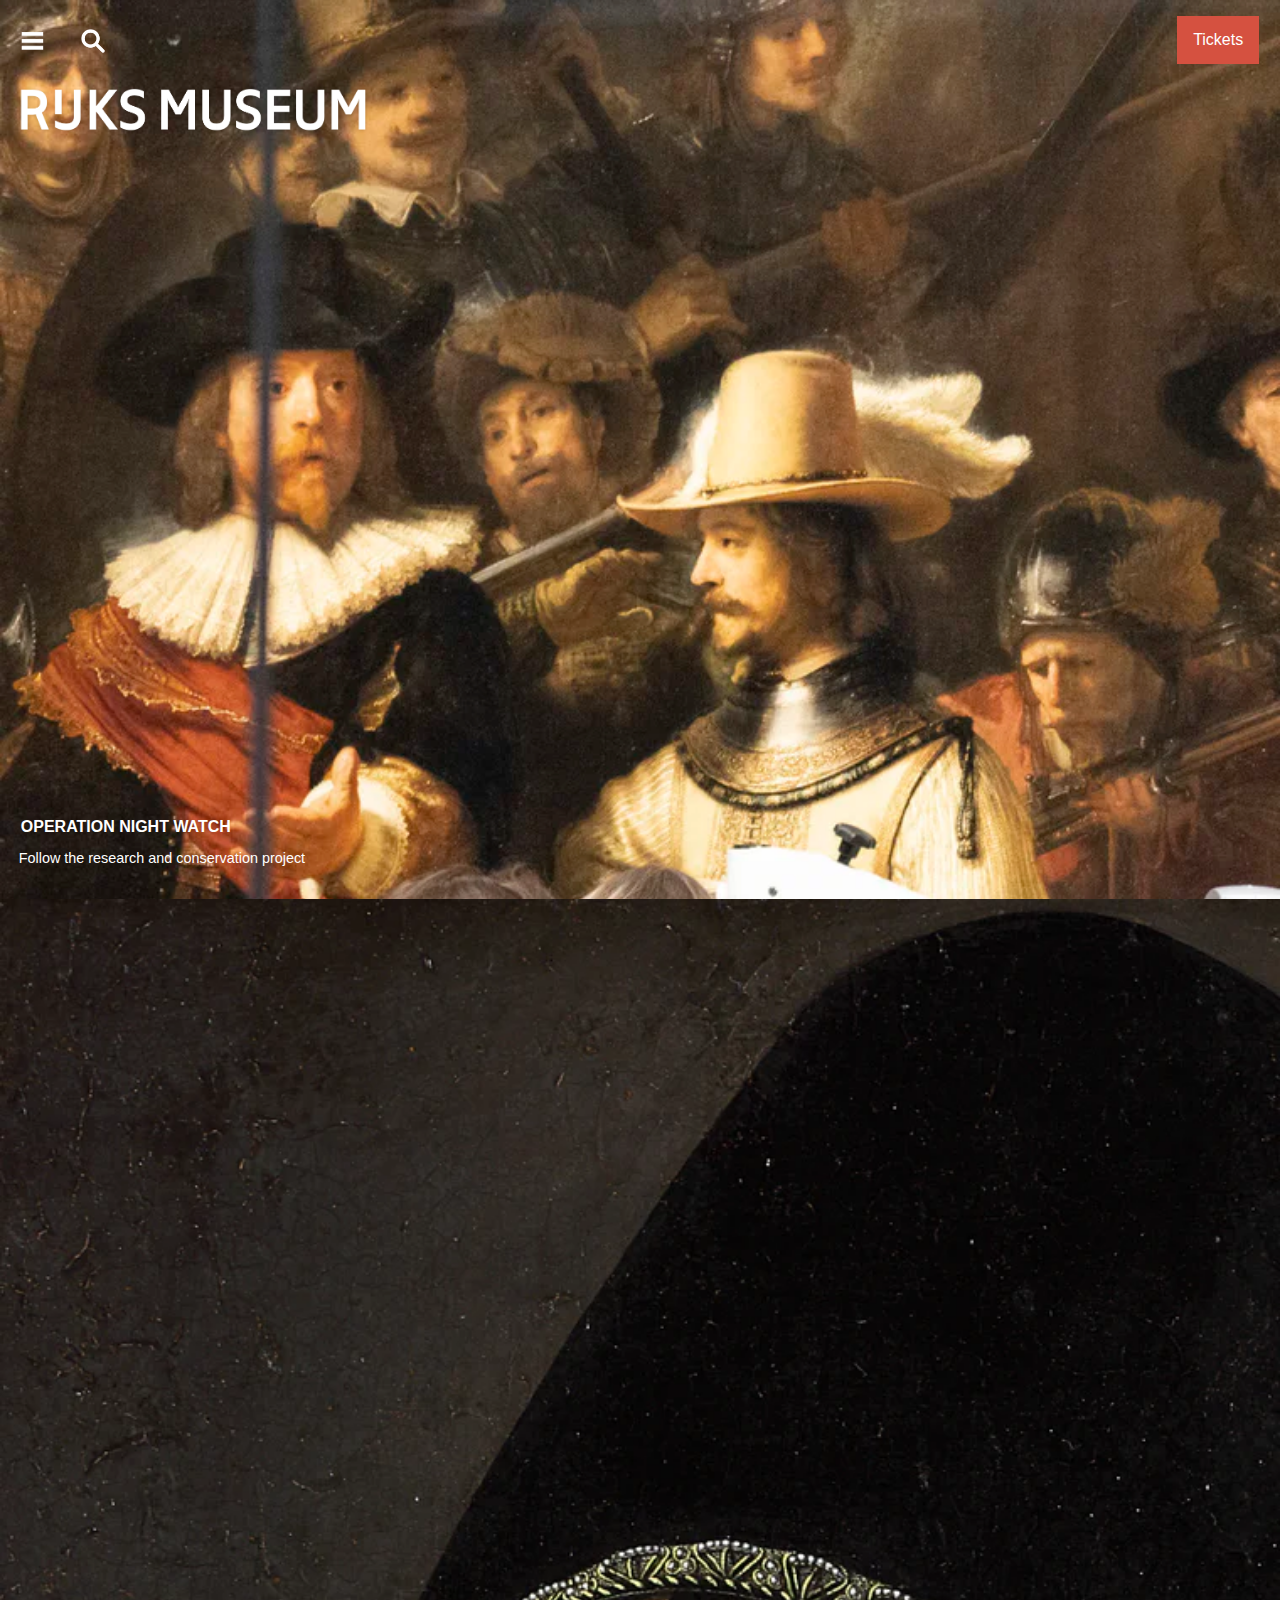
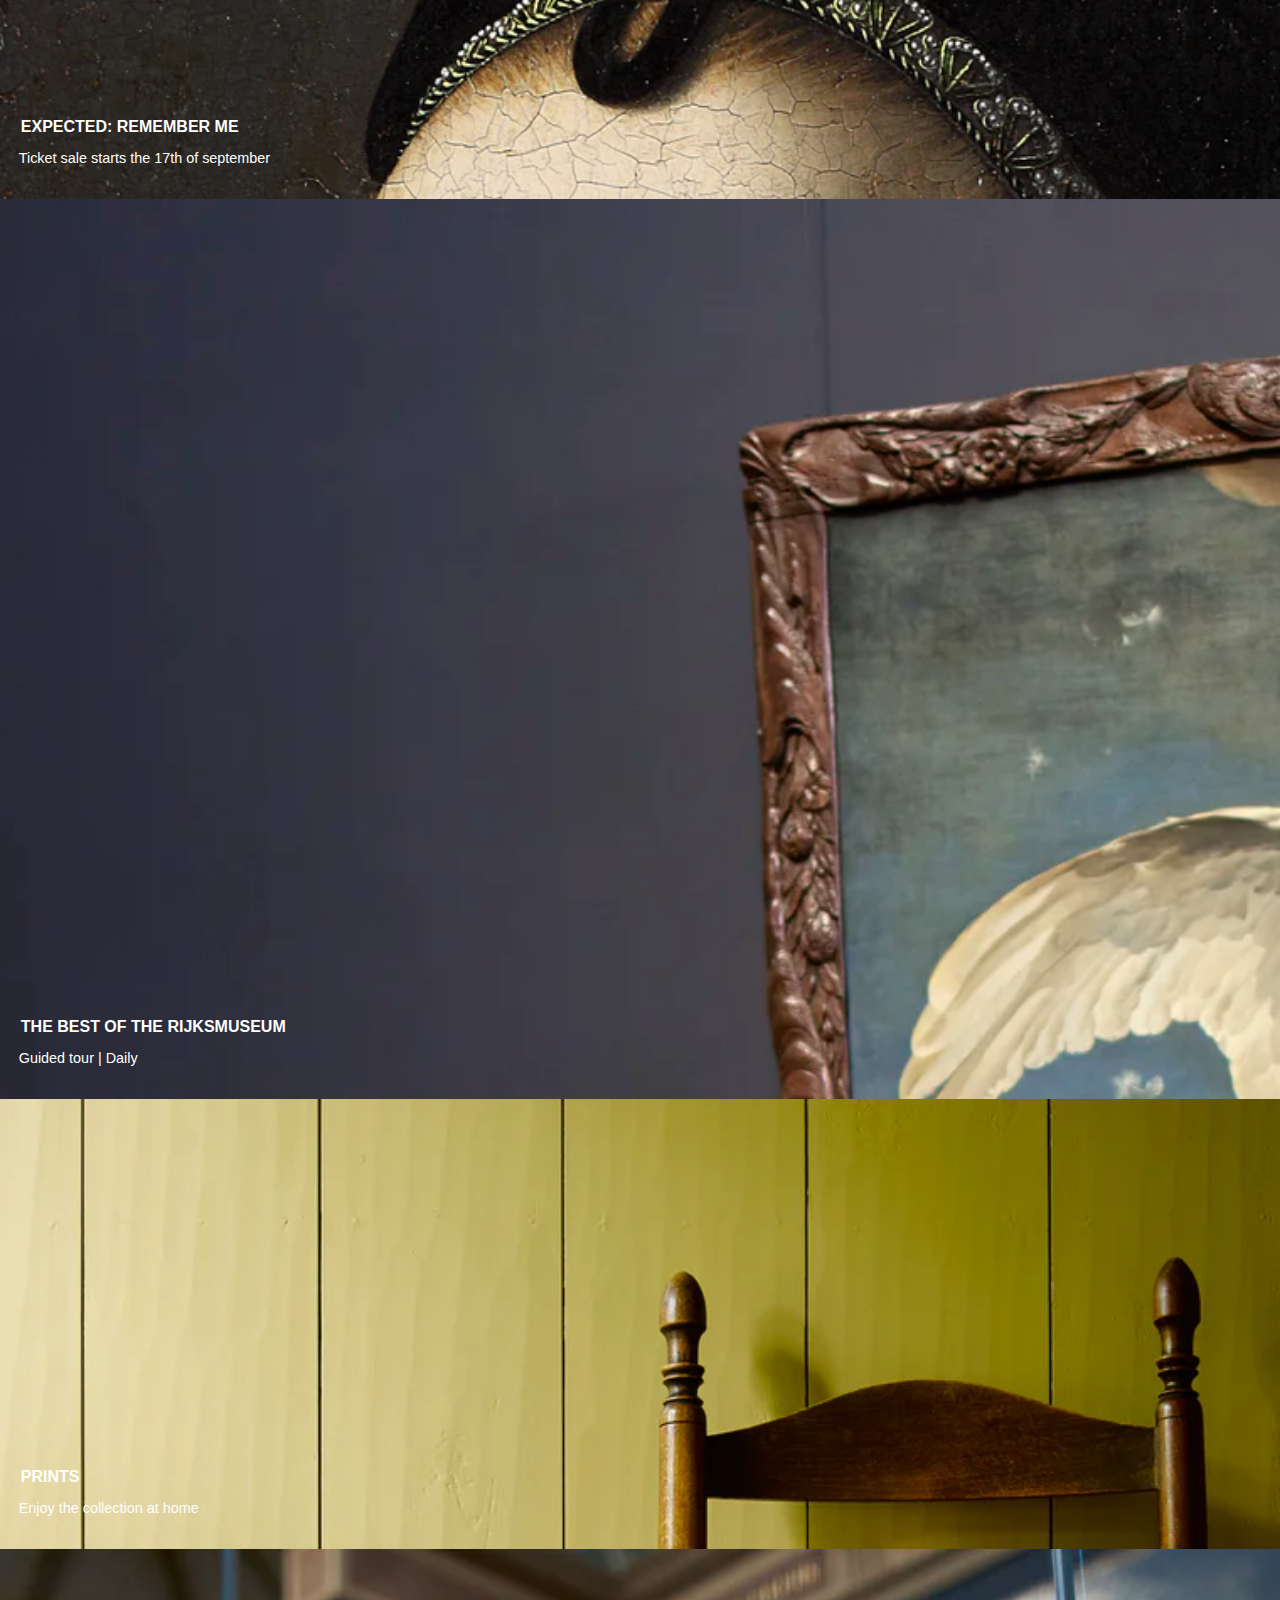
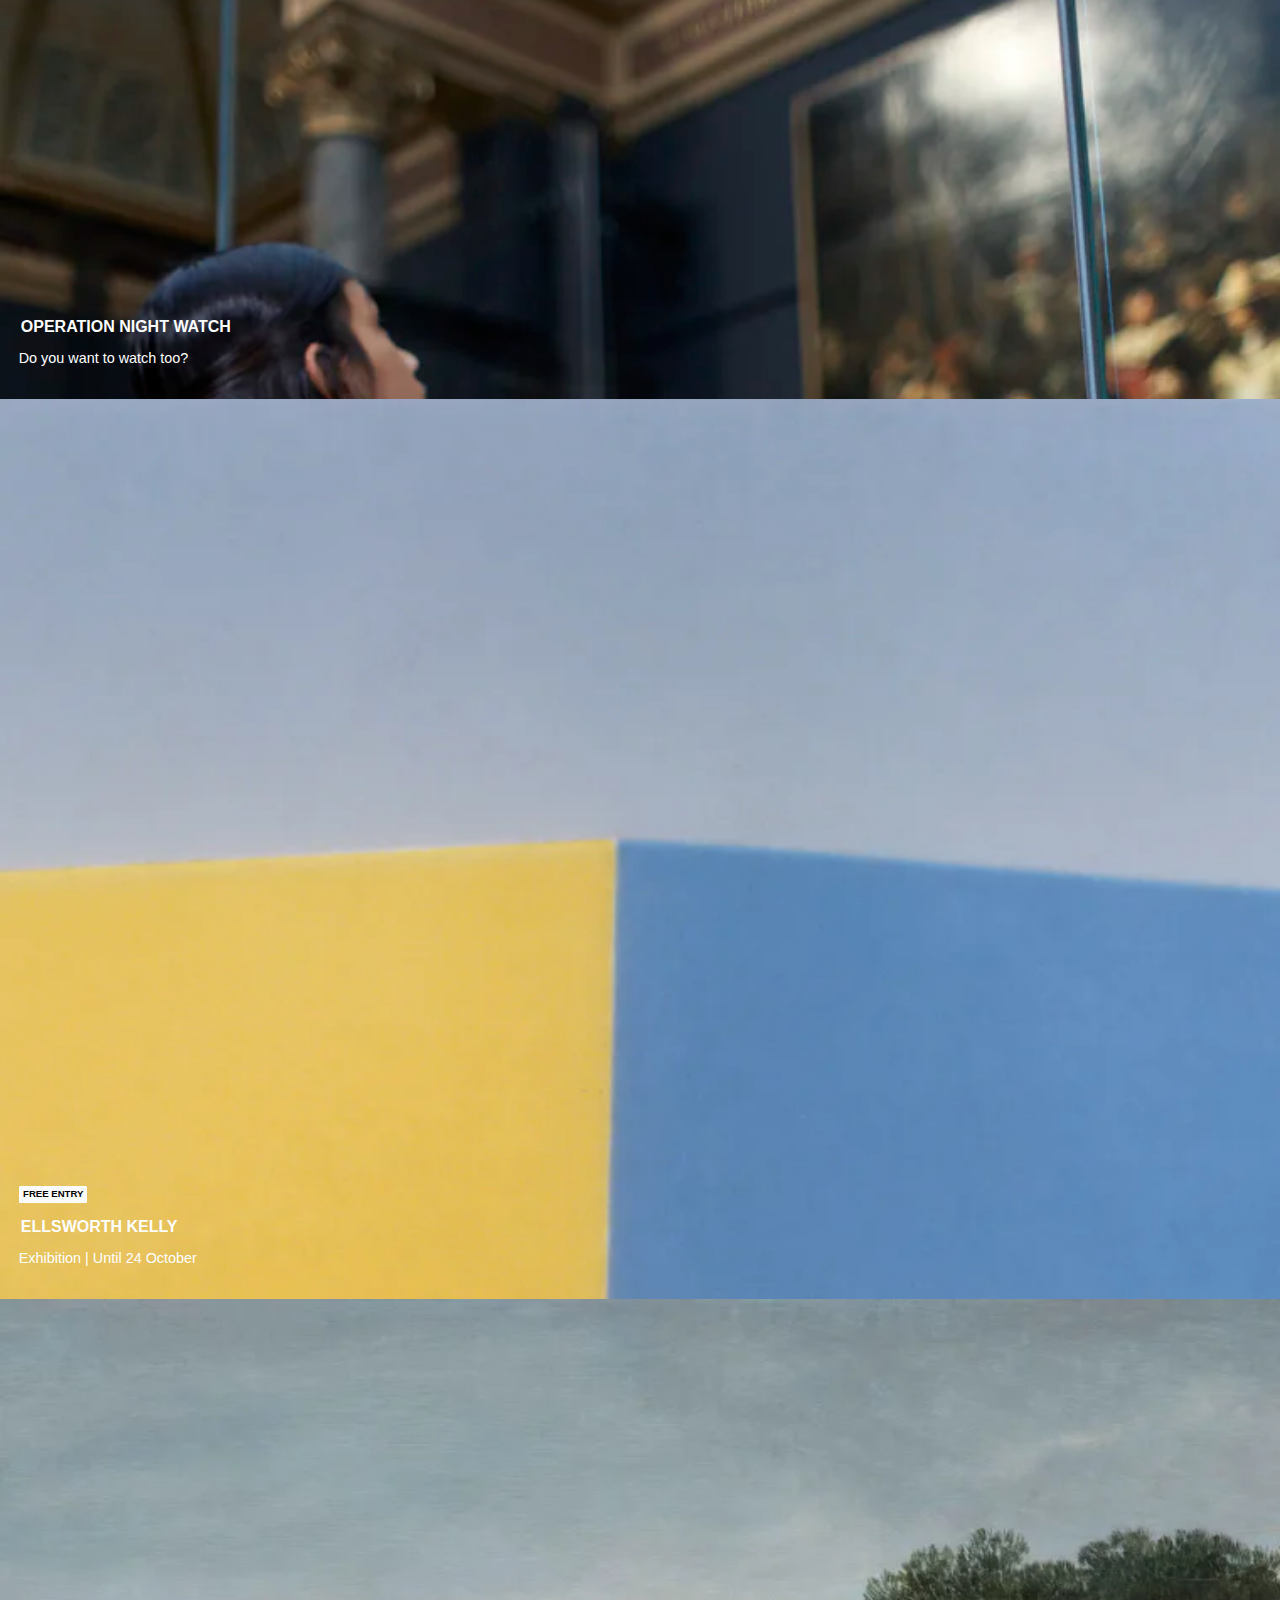
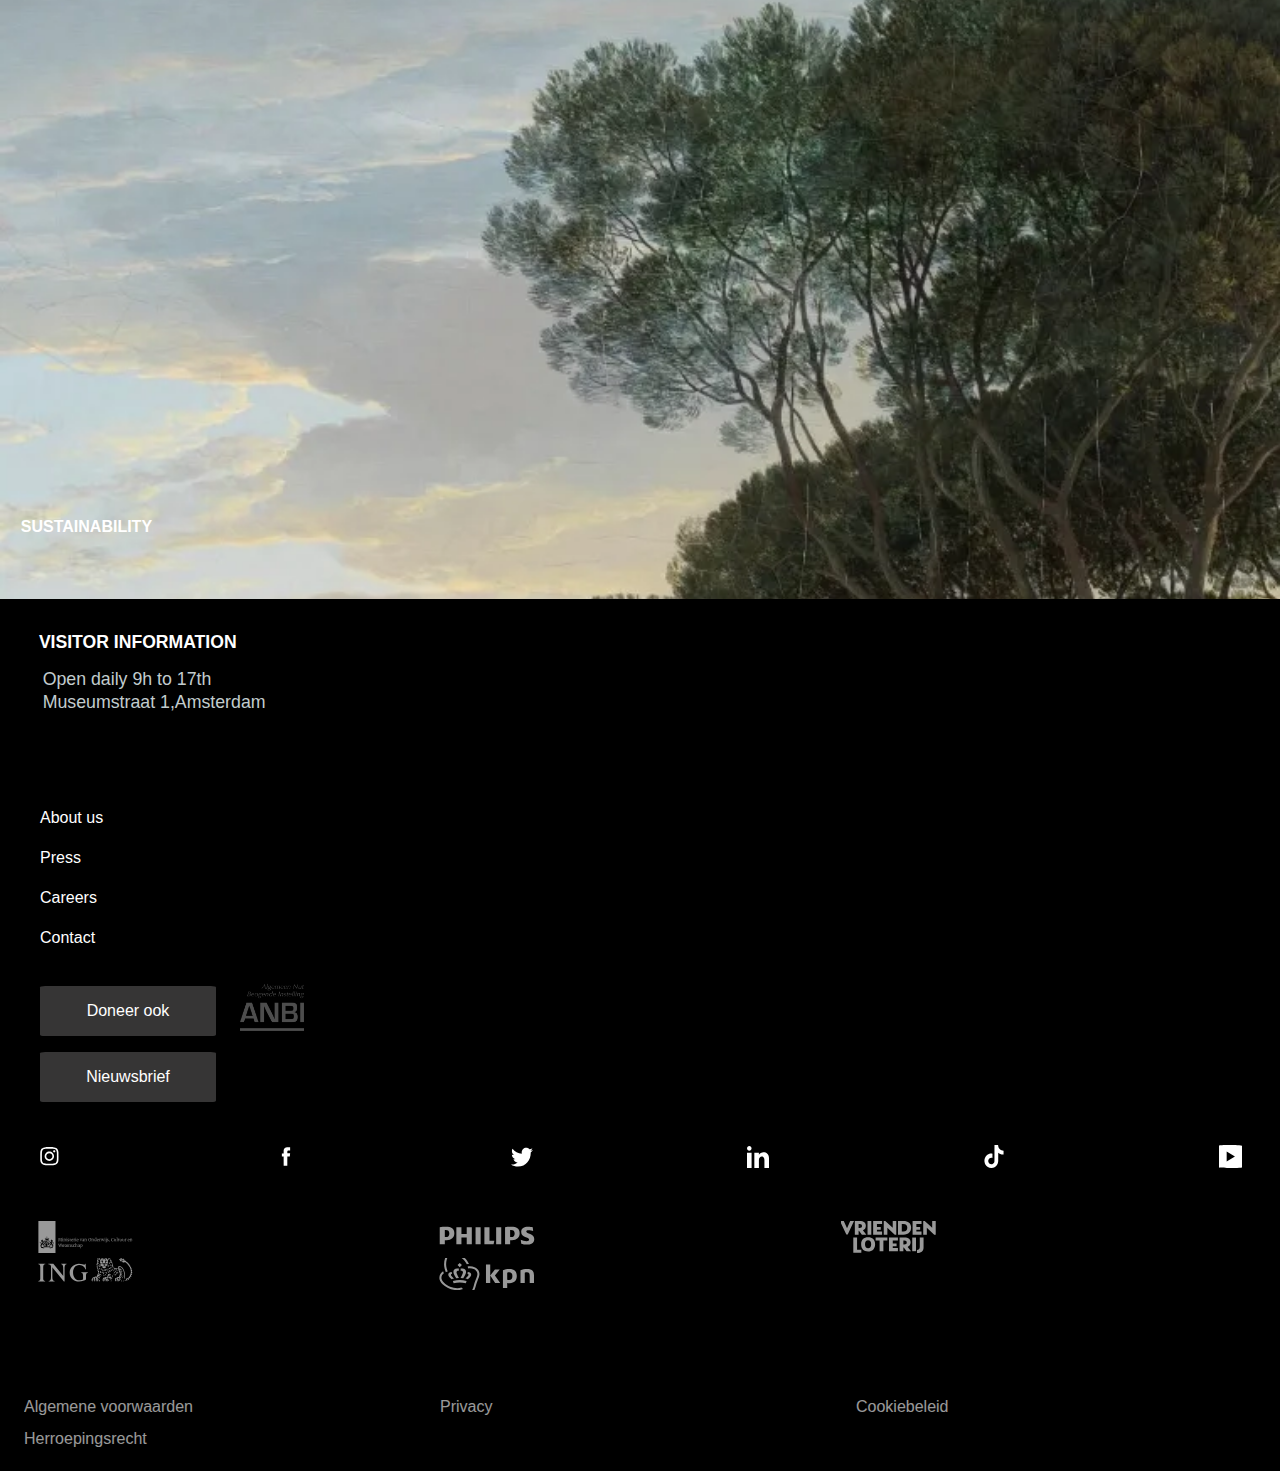
<file: index.html>
<!doctype html>
<html lang="en">

<head>
	<meta charset="UTF-8">
	<meta name="author" content="Eva van Bakel">
	<meta name="viewport" content="width=device-width, initial-scale=1">

	<title>Rijksmuseum</title>

	<link href="styles/style.css" rel="stylesheet">
	<link rel="icon" type="image/svg+xml" href="images/rijks.png">
</head>

<body>
	<header>
		<nav>
			<button class="icon"><img src="images/white-menu-icon-png-18.jpeg" alt="afbeelding hamburgermenu"></button>
			<ul class="menu">
				<li><button class="kruis"><img src="images/kruisje.png" alt="kruisje sluiten"></button></li>
				<li><a href="#">
						<h4>Language | Inloggen | Giftshop</h4>
					</a></li>
				<li><a href="#">Visit</a>
					<a href="#">What's on</a>
					<a href="#">Stories</a>
					<a href="#">Rijksstudio: explore the collection</a>
					<a href="#">Support the Rijksmuseum</a>
					<a href="#">Giftshop</a>
					<a href="#">Research</a>
				</li>

				<li><a href="#"><strong>Go to</strong></a>
					<a href="#">Families and childeren</a>
					<a href="#">Groups</a>
					<a href="#">Friends</a>
					<a href="#">Education & school</a>
					<a href="#">Accesibility</a>
				</li>
				<li>
					<img src="images/rijksmuseumwit.png" alt="logo rijksmuseum">
				</li>

				<li>
					<img src="images/m-ocw-nl.svg" alt="MOCW logo">
					<img src="images/philips.svg" alt="philips logo">
					<img src="images/vrienden-loterij.svg" alt="vrienden-loterij logo">
					<img src="images/ing.svg" alt="ing logo">
					<img src="images/kpn-logo-white.svg" alt="kpn logo">

				</li>
			</ul>
			<button class="zoekicon"><img src="images/vergrootglas.png" alt="zoekicon"></button>
			<ul class="search">
				<li><button class="kruisje"><img src="images/kruisje.png" alt="kruisje sluiten"></button></li>
				<li>
					<h5>SEARCH</h5>
				</li>
				<li><input type="text" placeholder="For info, artist, guided tour or more"></li>
				<li><button>Search</button></li>
				<li><a href="#"><strong>Go to</strong></a>
					<a href="#">Families and childeren</a>
					<a href="#">Groups</a>
					<a href="#">Friends</a>
					<a href="#">Education & school</a>
					<a href="#">Accesibility</a>
				</li>
			</ul>

			<a href="tickets.html">Tickets</a>
		</nav>
	</header>
	<main class="voorpagina">
		<img src="images/rijksmuseumwit.png" alt="logo van het Rijksmuseum">

		<section>
			<a href="#">
				<h2>OPERATION NIGHT WATCH</h2>
				<p>Follow the research and conservation project</p>
			</a>
		</section>
		<section>
			<a href="https://www.youtube.com/">
				<h2>EXPECTED: REMEMBER ME</h2>
				<p>Ticket sale starts the 17th of september</p>
			</a>
		</section>
		<section>
			<a href="#">
				<h2>THE BEST OF THE RIJKSMUSEUM</h2>
				<p>Guided tour | Daily</p>
			</a>
		</section>
		<section>
			<a href="#">
				<h2>PRINTS</h2>
				<p>Enjoy the collection at home</p>
			</a>
		</section>
		<section>
			<a href="#">
				<h2>OPERATION NIGHT WATCH</h2>
				<p>Do you want to watch too?</p>
			</a>
		</section>
		<section>
			<a href="#">
				<strong>FREE ENTRY</strong>
				<h2>ELLSWORTH KELLY</h2>
				<p>Exhibition | Until 24 October</p>
			</a>
		</section>
		<section>
			<a href="#">
				<h2>SUSTAINABILITY</h2>
			</a>
		</section>
	</main>
	<footer>
		<h2>
			VISITOR INFORMATION
		</h2>
		<p>
			Open daily 9h to 17th <br>
			Museumstraat 1,Amsterdam
		</p>
		<ul>
			<li><a href="#">About us</a></li>
			<li><a href="#"> Press</a></li>
			<li><a href="#"> Careers</a></li>
			<li><a href="#"> Contact</a></li>
		</ul>
		<ul>
			<li><button>Doneer ook</button></li>
			<li><button>Nieuwsbrief</button></li>
			<li><img src="images/ANBI.png" alt="logo van ANBI"></li>
		</ul>
		<ul>
			<li><img src="images/instagram.svg" alt="instagram logo"></li>
			<li><img src="images/Facebook.svg" alt="facebook logo"></li>
			<li><img src="images/twitter.svg" alt="twitter logo"></li>
			<li><img src="images/linkedin.svg" alt="linkedin logo"></li>
			<li><img src="images/tiktok.svg" alt="tiktok logo"></li>
			<li><img src="images/youtube.svg" alt="youtube logo"></li>
		</ul>
		<ul>
			<li><img src="images/m-ocw-nl.svg" alt="MOCW logo"></li>
			<li><img src="images/philips.svg" alt="philips logo"></li>
			<li><img src="images/vrienden-loterij.svg" alt="vrienden-loterij logo"></li>
			<li><img src="images/ing.svg" alt="ing logo"></li>
			<li><img src="images/kpn-logo-white.svg" alt="kpn logo"></li>
		</ul>

		<ul>
			<li><a href="#">Algemene voorwaarden</a></li>
			<li><a href="#">Privacy</a></li>
			<li><a href="#">Cookiebeleid</a></li>
			<li><a href="#">Herroepingsrecht</a></li>
		</ul>
	</footer>
	<script src="scripts/script.js"></script>
</body>


</html>
</file>
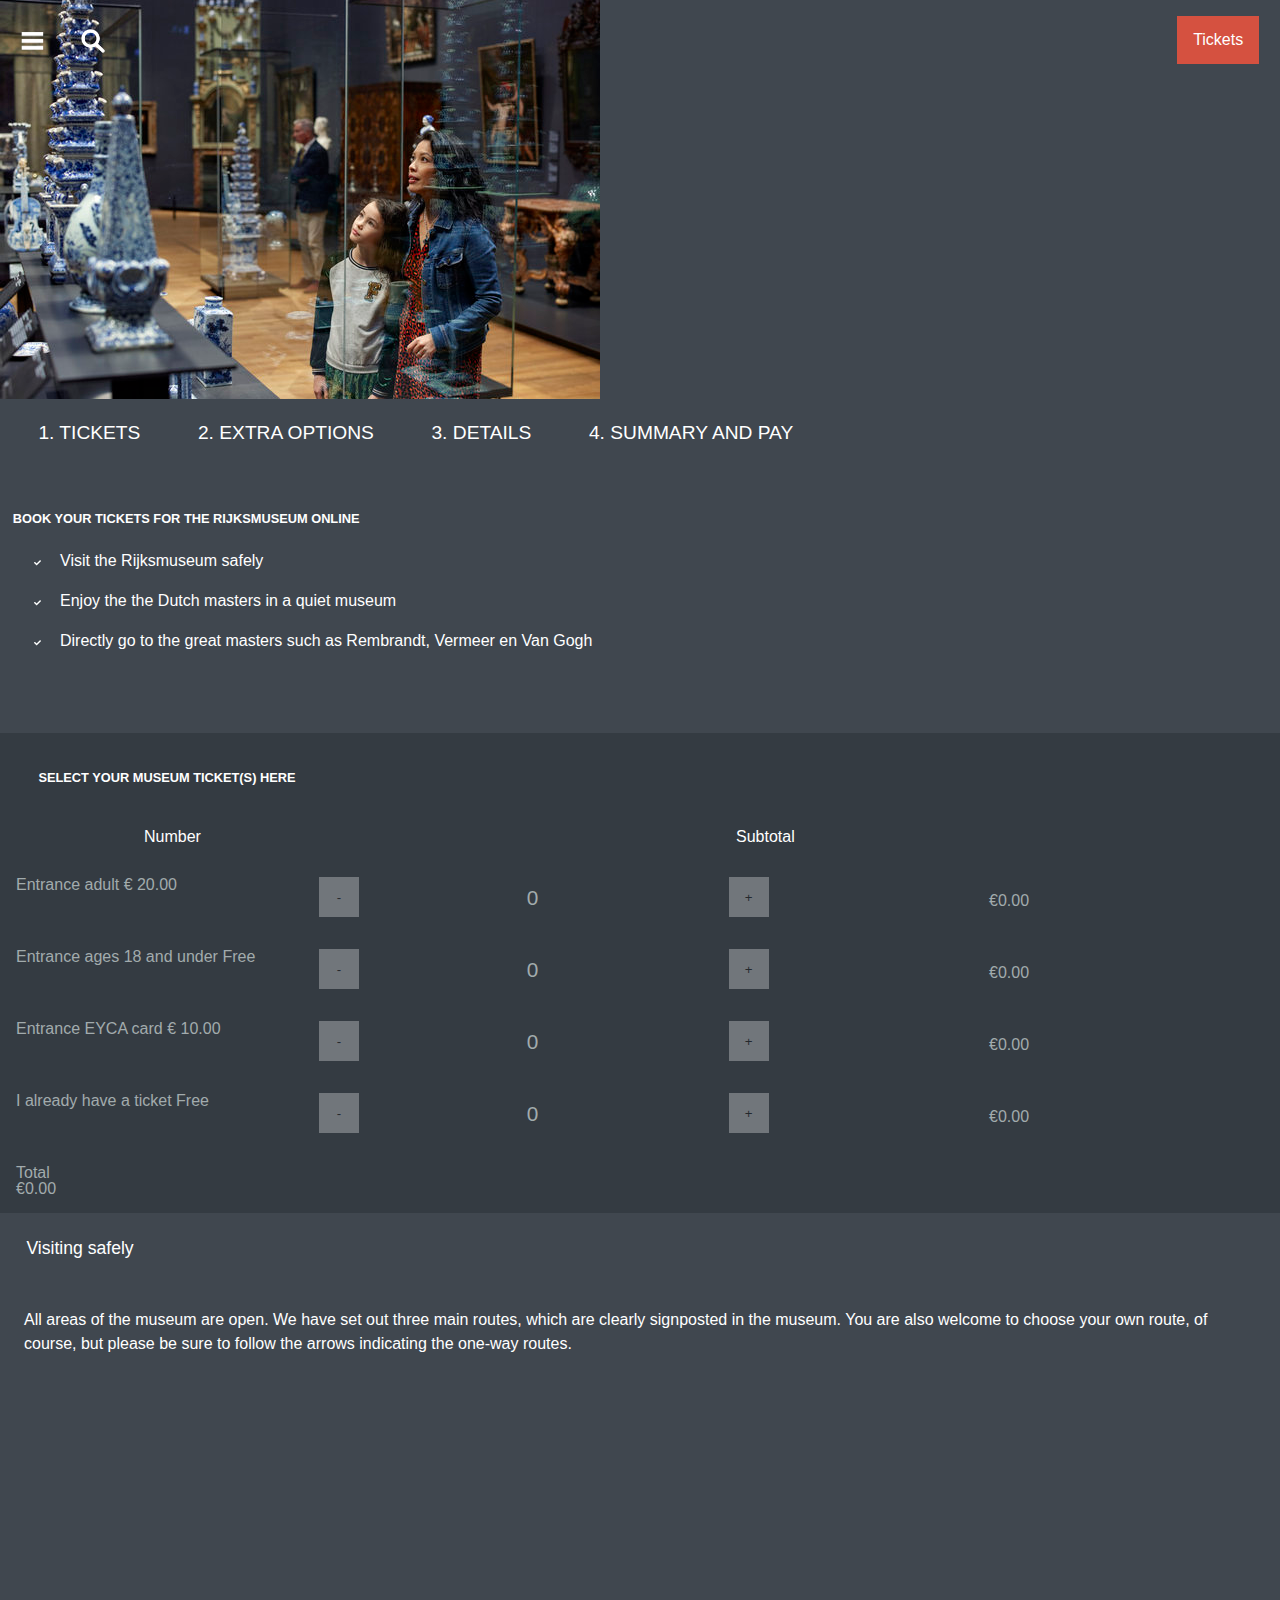
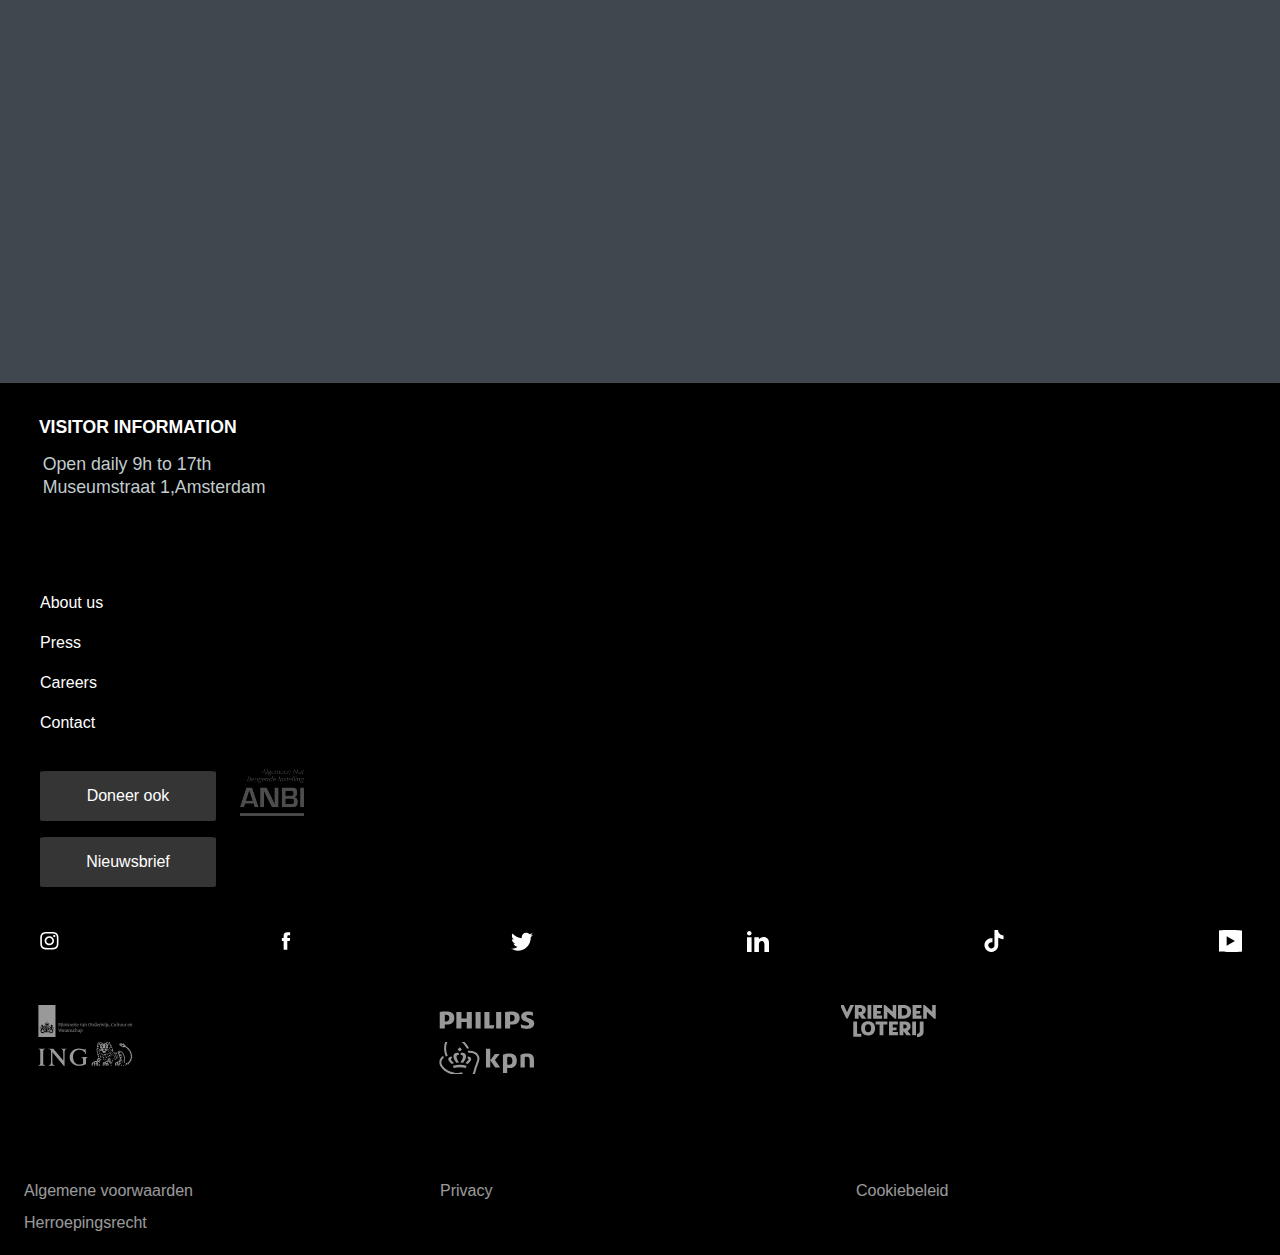
<file: tickets.html>
<!doctype html>
<html lang="en">

    <head>
        <meta charset="UTF-8">
        <meta name="author" content="Eva van Bakel">
        <meta name="viewport" content="width=device-width, initial-scale=1">
    
        <title>tickets pagina</title>
    
        <link href="styles/style.css" rel="stylesheet">
        <link rel="icon" type="image/svg+xml" href="images/rijks.png">
    </head>

<body>
    <header>
		<nav>
			<button class="icon"><img src="images/white-menu-icon-png-18.jpeg" alt="afbeelding hamburgermenu"></button>
			<ul class="menu">
				<li><button class="kruis"><img src="images/kruisje.png" alt="kruisje sluiten"></button></li>
				<li><a href="#">
						<h4>Language | Inloggen | Giftshop</h4>
					</a></li>
				<li><a href="#">Visit</a>
					<a href="#">What's on</a>
					<a href="#">Stories</a>
					<a href="#">Rijksstudio: explore the collection</a>
					<a href="#">Support the Rijksmuseum</a>
					<a href="#">Giftshop</a>
					<a href="#">Research</a>
				</li>

				<li><a href="#"><strong>Go to</strong></a>
					<a href="#">Families and childeren</a>
					<a href="#">Groups</a>
					<a href="#">Friends</a>
					<a href="#">Education & school</a>
					<a href="#">Accesibility</a>
				</li>
				<li>
					<img src="images/rijksmuseumwit.png" alt="logo rijksmuseum">
				</li>

				<li>
					<img src="images/m-ocw-nl.svg" alt="MOCW logo">
					<img src="images/philips.svg" alt="philips logo">
					<img src="images/vrienden-loterij.svg" alt="vrienden-loterij logo">
					<img src="images/ing.svg" alt="ing logo">
					<img src="images/kpn-logo-white.svg" alt="kpn logo">
			
				</li>
			</ul>
			<button class="zoekicon"><img src="images/vergrootglas.png" alt="zoekicon"></button>
			<ul class="search">
				<li><button class="kruisje"><img src="images/kruisje.png" alt="kruisje sluiten"></button></li>
				<li><h5>SEARCH</h5></li>
				<li><input type="text" placeholder="For info, artist, guided tour or more"></li>
				<li><button>Search</button></li>
				<li><a href="#"><strong>Go to</strong></a>
					<a href="#">Families and childeren</a>
					<a href="#">Groups</a>
					<a href="#">Friends</a>
					<a href="#">Education & school</a>
					<a href="#">Accesibility</a>
				</li>
			</ul>
	
                <a href="tickets.html">Tickets</a>
		</nav>
	</header>
    <main class="tickets">
        <section>
            <img src="images/moederdochter.jpeg" alt="moeder kijkt me haar dochter naar een kunstwerk">
            <ul>
                <li>1. TICKETS</li>
                <li>2. EXTRA OPTIONS</li>
                <li>3. DETAILS</li>
                <li>4. SUMMARY AND PAY</li>
            </ul>
        </section>
        <section>
            <h3>BOOK YOUR TICKETS FOR THE RIJKSMUSEUM ONLINE</h3>
            <ul>
                <li>Visit the Rijksmuseum safely</li>
                <li>Enjoy the the Dutch masters in a quiet museum</li>
                <li>Directly go to the great masters such as Rembrandt, Vermeer en Van Gogh</li>
            </ul>
        </section>
        <section>
            <h3>SELECT YOUR MUSEUM TICKET(S) HERE</h3>
            <ul>
                <li>Number</li>
                <li>Subtotal</li>
            </ul>
        </section>
        <section>
            <ul>
                <li>Entrance adult
                    € 20.00</li>
                <li><button>-</button></li>
                <li>0</li>
                <li><button>+</button></li>
                <li>€0.00</li>
            </ul>
            <ul>
                <li>Entrance ages 18 and under Free</li>
                <li><button>-</button></li>
                <li>0</li>
                <li><button>+</button></li>
                <li>€0.00</li>
            </ul>
            <ul>
                <li>Entrance EYCA card € 10.00</li>
                <li><button>-</button></li>
                <li>0</li>
                <li><button>+</button></li>
                <li>€0.00</li>
            </ul>
            <ul>
                <li>I already have a ticket Free</li>
                <li><button>-</button></li>
                <li>0</li>
                <li><button>+</button></li>
                <li>€0.00</li>
            </ul>
            <ul>
                <li>Total</li>
                <li>€0.00</li>
            </ul>
        </section>
        <section>
            <h4>Visiting safely</h4>
            <p>All areas of the museum are open. We have set out three main routes,
                which are clearly signposted in the museum. You are also welcome to 
                choose your own route, of course, but please be sure to follow the arrows 
                indicating the one-way routes.</p>
        </section>
            <iframe width="560" height="315" src="https://www.youtube.com/embed/AOqdCNjq-x0" title="YouTube video player" frameborder="0" allow="accelerometer; autoplay; clipboard-write; encrypted-media; gyroscope; picture-in-picture" allowfullscreen></iframe>
       
    </main>
    <footer>
		<h2>
			VISITOR INFORMATION
		</h2>
		<p>
			Open daily 9h to 17th <br>
			Museumstraat 1,Amsterdam
		</p>
		<ul>
			<li><a href="#">About us</a></li>
			<li><a href="#"> Press</a></li>
			<li><a href="#"> Careers</a></li>
			<li><a href="#"> Contact</a></li>
		</ul>
		<ul>
		    <li><button>Doneer ook</button></li>
		    <li><button>Nieuwsbrief</button></li>
			<li><img src="images/ANBI.png" alt="logo van ANBI"></li>
	    </ul>
		<ul>
			<li><img src="images/instagram.svg" alt="instagram logo"></li>
			<li><img src="images/Facebook.svg" alt="facebook logo"></li>
			<li><img src="images/twitter.svg" alt="twitter logo"></li>
			<li><img src="images/linkedin.svg" alt="linkedin logo"></li>
			<li><img src="images/tiktok.svg" alt="tiktok logo"></li>
			<li><img src="images/youtube.svg" alt="youtube logo"></li>
		</ul>
		<ul>
			<li><img src="images/m-ocw-nl.svg" alt="MOCW logo"></li>
			<li><img src="images/philips.svg" alt="philips logo"></li>
			<li><img src="images/vrienden-loterij.svg" alt="vrienden-loterij logo"></li>
			<li><img src="images/ing.svg" alt="ing logo"></li>
			<li><img src="images/kpn-logo-white.svg" alt="kpn logo"></li>
		</ul>

		<ul>
			<li><a href="#">Algemene voorwaarden</a></li>
			<li><a href="#">Privacy</a></li>
			<li><a href="#">Cookiebeleid</a></li>
			<li><a href="#">Herroepingsrecht</a></li>
		</ul>
	</footer>
<script src="scripts/script.js"></script>
</body>

</html>
</file>
<file: styles/style.css>
/*
BRON CSS RESET - zodat alle waardes op 0 zijn; hierdoor heb je meer mogelijkheden voor opmaak
http://meyerweb.com/eric/tools/css/reset/ 
   v2.0 | 20110126
   License: none (public domain)
*/

html, body, div, span, applet, object, iframe, h1, h2, h3, h4, h5, h6, p, blockquote, pre, a, abbr, acronym, address, big, cite, code, del, dfn, em, img, ins, kbd, q, s, samp, small, strike, strong, sub, sup, tt, var, b, u, i, center,
dl, dt, dd, ol, ul, li, fieldset, form, label, legend, table, caption, tbody, tfoot, thead, tr, th, td, article, aside, canvas, details, embed,  figure, figcaption, footer, header, hgroup,menu, nav, output, ruby, section, summary, time, mark, audio, video {
	margin: 0;
	padding: 0;
	border: 0;
	font-size: 100%;
	font: inherit;
	vertical-align: baseline;
}
/* HTML5 display-role reset for older browsers */
article, aside, details, figcaption, figure, footer, header, hgroup, menu, nav, section {
	display: block;
}
body {
	line-height: 1;
}
ol, ul {
	list-style: none;
}
blockquote, q {
	quotes: none;
}
blockquote:before, blockquote:after,q:before, q:after {
	content: '';
	content: none;
}
table {
	border-collapse: collapse;
	border-spacing: 0;
}

/*----------------------------------------------*/

/* CSS Document */
*, *::after, *::before {
    box-sizing:border-box;

  }

:root {
    --text-color:white;
    --bg-color:black; 
    --button-color: #d55140;
    --tabel-text-color: #a2abad;
    --menu-bg-color: #40474f;
}

body {
    font-family: Arial, Helvetica, sans-serif;
    font-size: 2em;
    background-color: #40474f; 
    transition: all 1s;
}

section{
    position: relative;
    
}

/*----Hierdoor staat de image boven het scherm------*/
section:first-of-type{
    margin-top: -2.1em;
}
/*------------hamburger menu BRON: https://codepen.io/AlexandreCMD/pen/bGRxNMd-------------*/
.menu {
    padding-top: 1em;
    opacity: 0;
    transform: translateX(-100%);
    position: absolute;
    left: 0;
    right: 0;
    top: 0;
    bottom: 0;
    z-index: 3;
    background-color: var(--menu-bg-color);
    
  }
  /*-------- Kruisje menu -------- */ 
  .kruis{
      width: 3.2em;
      height: 3.2em;
      position: fixed;
      top: 0;
      background: none;
      border: none;
      margin-top: 1em;
  }

  .menu li:first-of-type button img{
      width: 6em;
      height: 6em;
      justify-content: center;
      margin-top: -.5em;
      margin-left: -2.5em;
  }

  /*------------- -------------*/ 
  
/*------- tekst dat in het hamburgermenu zit opmaak ------*/
.menu li {
    font-size: .5em;
    color: var(--text-color);
    margin-left: 1em;
}

  .visible {
    opacity: 1;
    transform: translateX(0%);
    overflow-y: auto;
    overflow-x: hidden;
    height: 100%;
  }

  .icon {
      z-index: 3;
      position: absolute;
      background: none;
      border: none;
  }

  /*---------------------afmetingen hamburgermenu afbeelding -----------------*/
.icon img{
    width: 4em;
    height: 4em;
    margin-top: 1em ;
}

/*------ menu eerste regel eisen --------*/
.menu li a h4 {
    font-size: 1em;
    margin-top: 5em;
}

/*----------  Go to ... (in menu)----------*/ 
.menu li a strong {
    font-weight: bold;
    
}

.menu li:nth-of-type(2){
    margin-top: 3em;
    margin-left: 2.5em;
}
/*------------- visit tot research -------------*/
.menu li:nth-of-type(3){
    display: flex;
    flex-wrap: wrap;
    flex-direction: column;
    padding: 1em;
    row-gap: 2em;
    margin-top: 3em;
    opacity: 60%;
}
/*---------------- Go to tot accessibility ------------------*/
.menu li:nth-of-type(4){
    display: flex;
    flex-wrap: wrap;
    flex-direction: column;
    padding: 1em;
    row-gap: 2em;
    margin-top: 3em;
}

/*--------------------Logo rijksmuseum in hamburgermenu---------------*/
.menu li:nth-of-type(5){
    margin-top: 2em;
    width: 4em;
    height: 2.5em;
}

/*----- sponsoren in hamburgmenu ---------*/ 
.menu li:nth-of-type(6){
    display: grid;
    grid-template-columns: 1fr 1fr 1fr;
    justify-content: space-between;
    margin-top: 2em;
}

.menu li:nth-of-type(6) img{
    width: 5em;
    height: 2em;
    padding: .5em;
}

 /*-------- zoekpagina menu-----------*/
.search {
    padding-top: 1em;
    opacity: 0;
    transform: translateX(-100%);
    position: absolute;
    left: 0;
    right: 0;
    top: 0;
    bottom: 0;
    z-index: 3;
    background-color: var(--menu-bg-color);
}

.search button {
    background: none;
    border: none;
    position: absolute;
}

/*-------- img van kruisje bij zoekmenu---------*/
.search .kruisje img {
    width: 5em;
    height: 5em;
    top: 1;
}

/*--------- het kruisje bij zoekmenu -----------*/
.kruisje{
    width: 4em;
    height: 4em;
    position: fixed;
    top: 0;
    background: none;
    border: none;
    margin-top: 1em;
} 
/*-------------- "SEARCH" boven zoekbalk -------------*/
.search li h5 {
    color: var(--text-color);
    margin-top: 3em;
    margin-left: .5em;
    font-size: 1.2em;
}

/*------------ searchbar in zoekmenu ------------*/
.search li:nth-of-type(3) input{
    width: 70%;
    background: none;
    border:none;
    color: var(--tabel-text-color);
    margin-left: 1em;
    font-size: .6em;
    margin-top: 1.5em;
}

/*------------ button met search bij zoekbalk ----------*/
.search li:nth-of-type(4) button{
    background: var(--tabel-text-color);
    color: var(--text-color);
    font-size: .5em;
    padding: 1em;
    border-radius: 5%;
    margin-left: 17.5em;
    top: 12em;
    opacity: 80%;
}

/*------ Go to accessibiity in zoekmenu -------*/ 
.search li:nth-of-type(5){
    display: flex;
    flex-wrap: wrap;
    flex-direction: column;
    padding: 1em;
    row-gap: 2em;
    margin-top: 3em;
    font-size: .5em;
    margin-left: 1.5em;
}
/*--------------- button voor het zoekicoontje-------------------*/
 .zoekicon {
    z-index: 3;
    background: none;
    border: none;
    position: relative;
   width: 0;
   height: 0;
}    

.zoekicon:focus {
        background:var(--button-color);
        text-decoration:underline;
        text-decoration-thickness:2px;
        text-underline-offset: 2px;
    
}
.zoekicon img{
    width: 3em;
    height: 3em;
    z-index: 5;
    margin-left: 5em;
    margin-top: 1.5em;

}

.aanwezig {
    opacity: 1;
    transform: translateX(0%);
    overflow-y: auto;
    overflow-x: hidden;
    height: 100%;
  } 

/*------ Tickets button -------*/
nav>a{
    position: absolute;
    z-index: 1;
    right: 1.3em;
    top: 1em;
    background: var(--button-color);
    padding: 1em;
    font-size: .5em;
    color: var(--text-color);
    border: none;

}

nav>a:hover {
    background-color: var(--text-color);
    color: var(--bg-color);
    transform: var(--text-color);
}

/*------------- afbeeldingen achtergrond ------------*/
/*---------nachtwacht 1 --------*/
.voorpagina section:first-of-type {
    background-image: url("../images/nachtwacht1.webp"); 
    height: 100vh;
    width: 100%;
    background-position: top center;
    background-size: cover; 
}

/*-------meisje met hoed 2 ---------*/
.voorpagina section:nth-of-type(2){
    background-image: url("../images/meisje2.webp");
    height: 100vh;
    width: 100%;
    background-position: top center;
    background-size: cover;
}

.voorpagina section:nth-of-type(2):hover {
    background-size: 110% ;
    transition: 1s;
}

/*---- vrouw wijst schilderij aan----*/
.voorpagina section:nth-of-type(3){
    background-image: url("../images/schilderij3.webp");
    height: 100vh;
    width: 100%;
    background-position: top center;
    background-size: cover;
}

/*--------- stoel kunstwerk ---------*/
.voorpagina section:nth-of-type(4){
    background-image: url("../images/schilderijstoel.webp");
    height: 50vh;
    max-width: 100%;
    background-position: top center;
    background-size: cover;
}

/*------ meisje kijkt naar schilderij -------*/
section:nth-of-type(5){
    background-image: url("../images/meisje.webp");
    height: 50vh;
    width: 100%;
    background-position: top center;
    background-size: cover;
}

/*----- man kunstwerk blauw geel -------*/
.voorpagina section:nth-of-type(6){
    background-image: url("../images/man.webp");
    height: 100vh;
    width: 100%;
    background-position: top center;
    background-size: cover;
}

section:nth-of-type(6) strong{
    font-size: .3em;
    padding: .4em;
    background-color: var(--text-color);
    color: var(--bg-color);
    margin-left: 2em;
    bottom: 10em;
    border-radius: 3%;
    font-weight: bold;

    position: absolute;
}
/*----------- bos kunstwerk -----------*/
.voorpagina section:nth-of-type(7){
    background-image: url("../images/natuur.webp");
    height: 100vh;
    width: 100%;
    background-position: top center;
    background-size: cover;
    
}

/*------- Rijksmuseum logo-------*/
.voorpagina img:first-of-type{
    position: absolute;
    z-index: 1;
    margin-top: 2.8em;
    margin-left: .6em;
    height: 1.4em;
}
img {
    height: 100%;
    object-fit: cover;
    max-width: 100vh;
}

/*--------------- tekstblokjes en kleur-----------------*/
.voorpagina p {
    color: var(--text-color);
    margin-bottom: 4.3em;
    position: absolute;
    margin-left: 1.3em;
    font-size: .45em;
}

/*------ Dikgedrukte  regels per afb ------*/
h2{
    position: absolute;
    bottom: 4em;
    color: var(--text-color);
    font-size: .5em;
    margin-left: 1.3em;
    font-weight: bold;
}

/*------ Dikgedrukte  regels per afb ------*/
h3{
    position: absolute;
    bottom: 4em;
    color: var(--text-color);
    font-size: .4em;
    font-weight: bold;
}

/*------ tweede regels p tekstjes  per afb ------*/
p:last-of-type{
    bottom: -2em;
}

footer{
    background-color: black;
    position: relative;
    padding: .5em;

}

footer h2:first-of-type{
    top: 2em;
    font-size: .55em;
}

footer>p{
    margin-top: 3em;
    margin-left: 1.5em;
    font-size: .555em;
    color: #c2ccce;
    line-height: 1.3em;

}
footer ul:first-of-type {
    margin-top: 3em;
}
footer ul:first-of-type li{
    margin: 1.5em;
    font-size: .5em;
}

a {
    list-style: none;
    text-decoration: none;
    color: var(--text-color);

}

/*---------------  doneer knop en nieuwsbrief knop in footer  --------------*/

footer ul:nth-of-type(2){
    display: grid;
    width: 6em;
    text-align: center;
    margin-left: .5em;
}

footer ul:nth-of-type(2) button{
    font-size: .5em;
    background: rgb(54, 53, 53);
    padding: 1em;
    border-radius: 3%;
    color: var(--text-color);
    width: 11em;
    border: none;

}
footer ul:nth-of-type(2) li{
    margin-top: .5em;
}
footer ul:nth-of-type(2) li:nth-of-type(3) img{
    position: absolute;
    width: 2em;
    height: 2em;
    opacity: 30%;
    top: 11.7em;
    left: 7.5em;
}
/*------------------ social media icons in footer ---------------------*/
footer ul:nth-of-type(3) {
    display: flex;
    justify-content: space-between;
    margin: .7em;
}


footer ul:nth-of-type(3) img {
    width: 0.7em;
    height: 0.7em;
}


  
/*-------------- sponsoren logos in footers ---------------*/
footer ul:nth-of-type(4) {
    display: grid;
    grid-template-columns: 1fr 1fr 1fr;
    margin: .7em;
    margin-top: 1.5em;
}

footer ul:nth-of-type(4) img {
    width: 3em;
    height: 1em;
    opacity: 60%;
}

/*----------- linkjes naar eisen en voorwaarden ---------*/
footer ul:nth-of-type(5) {
    margin-top: 3em;
    display: grid;
    grid-template-columns: 1fr 1fr 1fr;
    opacity: 60%;
    width: 100%;
}


footer ul:nth-of-type(5) li{
    font-size: .5em;
    margin: .5em;
}

/*----------------------------- tickets pagina ----------------------------*/


.tickets section:first-of-type img {
    max-width: 100%;
    background-image: url("../images/moederdochter.jpeg");
}

/*-------- scroll bar naar de zijkant BRON:DLO ---------*/

.tickets section:first-of-type ul {
    display: flex;
    overflow: auto;
    font-size: .6em;
    color: var(--text-color);

}

.tickets section:first-of-type li {
    flex-shrink: 0;
    margin-left: 1em;
    padding: 1em;
    overflow-x: hidden;

}

/*---------Kopje met vinkjes ----------*/
.tickets section:nth-of-type(2) ul{
    color: var(--text-color);
    font-size: .5em;
    position: absolute;
    margin-top: 5em;
}

.tickets section:nth-of-type(2) li{
    padding: .75em;
    margin-left: 3em;
    list-style: url("../images/check-solid.svg");
    background-repeat: no-repeat;
}

/*----------------Kopje bij lijstje met vinkjes-----------------*/
.tickets section:nth-of-type(2) h3 {
    position: absolute;
    top: 4em;
    margin-left: 1em;
}

/*---??? grid fixen---*/
.tickets section:nth-of-type(3) ul{
    display: grid;
    font-size: .5em;
    grid-template-columns: 0fr 0fr 1fr 1fr;
    grid-gap: 4em;
    color:var(--text-color);
    margin-top: 22em;
    padding: 1em;
    background-color: #343b42;

}

.tickets section:nth-of-type(3) li:first-of-type{
    grid-column:3;

}

/*------ Select your museun tickets here ------*/
.tickets section:nth-of-type(3) h3:last-of-type {
    position: grid;
    padding: 3em;
    margin-bottom: -1em;
    width: 100%;
    background-color: #343b42;
}


/*----- rij 1 van tabel  "Adult entrance" ---*/ 
.tickets section:nth-of-type(4) ul{
    color: var(--tabel-text-color);
    font-size: .6em;
    display: flex;
    flex-wrap: wrap;
    font-size: .5em;
    padding: 1em;
    width: 100%;
    background-color: #343b42;
}

.tickets section:nth-of-type(4) li{
    flex-basis: 20%;
}

/*---- - knopje -----*/
.tickets section:nth-of-type(4) li:nth-of-type(2)>button{
    margin-left: 4em;
    width: 3em;
    height: 3em;
    background-color: #ffffff ;
    opacity: 30%;
    border: none;
}

.tickets section:nth-of-type(4) li:nth-of-type(2)>button:hover{
    background:white;
    opacity: 100%;
    transition: .2s;
}

/*---- number 0 -----*/ 
.tickets section:nth-of-type(4) li:nth-of-type(3){
    color: var(--tabe-text-color);
    padding-left: 1em;
    padding-top: .5em;
    margin-left: -.45em;
    font-size: 1.3em;

}

/*----- + knopje -----*/
.tickets section:nth-of-type(4) li:nth-of-type(4)>button{
    margin-left: -2em;
    width: 3em;
    height: 3em;
    background-color: #ffffff;
    opacity: 30%;
    border: none;
}

.tickets section:nth-of-type(4) li:nth-of-type(4)>button:hover{
    background: white;
    opacity: 100%;
    transition: .2s;
}

/*---- subtotal ------*/
.tickets section:nth-of-type(4) li:nth-of-type(5){
    margin-top: 1em;
    margin-left: -1em;
}


/*-------- totaal en 0.00 --------*/
.tickets section:nth-of-type(4) ul:last-of-type{
    display: flex;
    justify-content: space-between;
}

.tickets section:nth-of-type(4) ul:last-of-type li:last-of-type {
   flex-basis: 100%;
}

.tickets section:nth-of-type(5){
    background: none;
}

.tickets section:nth-of-type(5) h4 {
    top: 0;
    padding: 1.5em;
    font-size: .55em;
    color: var(--text-color)

}
.tickets section:nth-of-type(5) p{
    font-size: .5em;
    color: var(--text-color);
    padding: 1.5em;
    line-height: 1.5em;
}

iframe {
    max-width: 100%;
}
</file>
